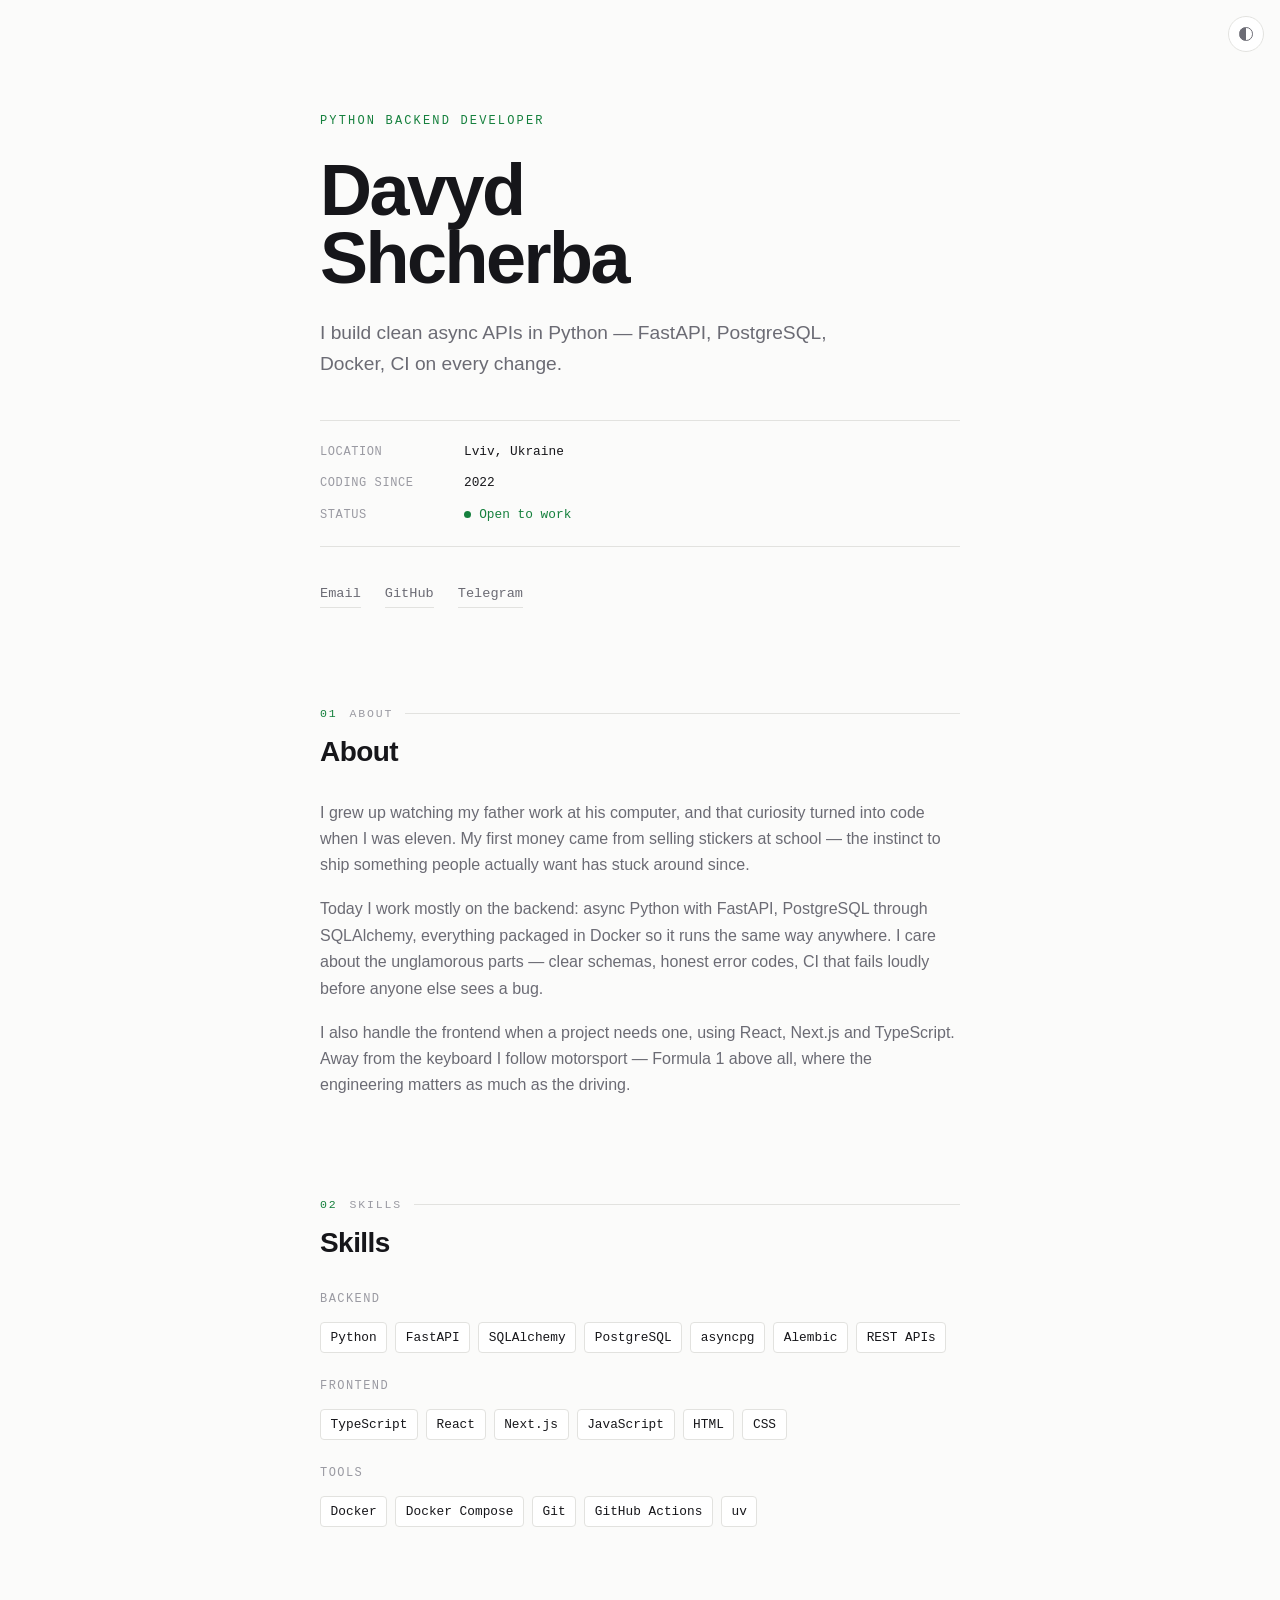
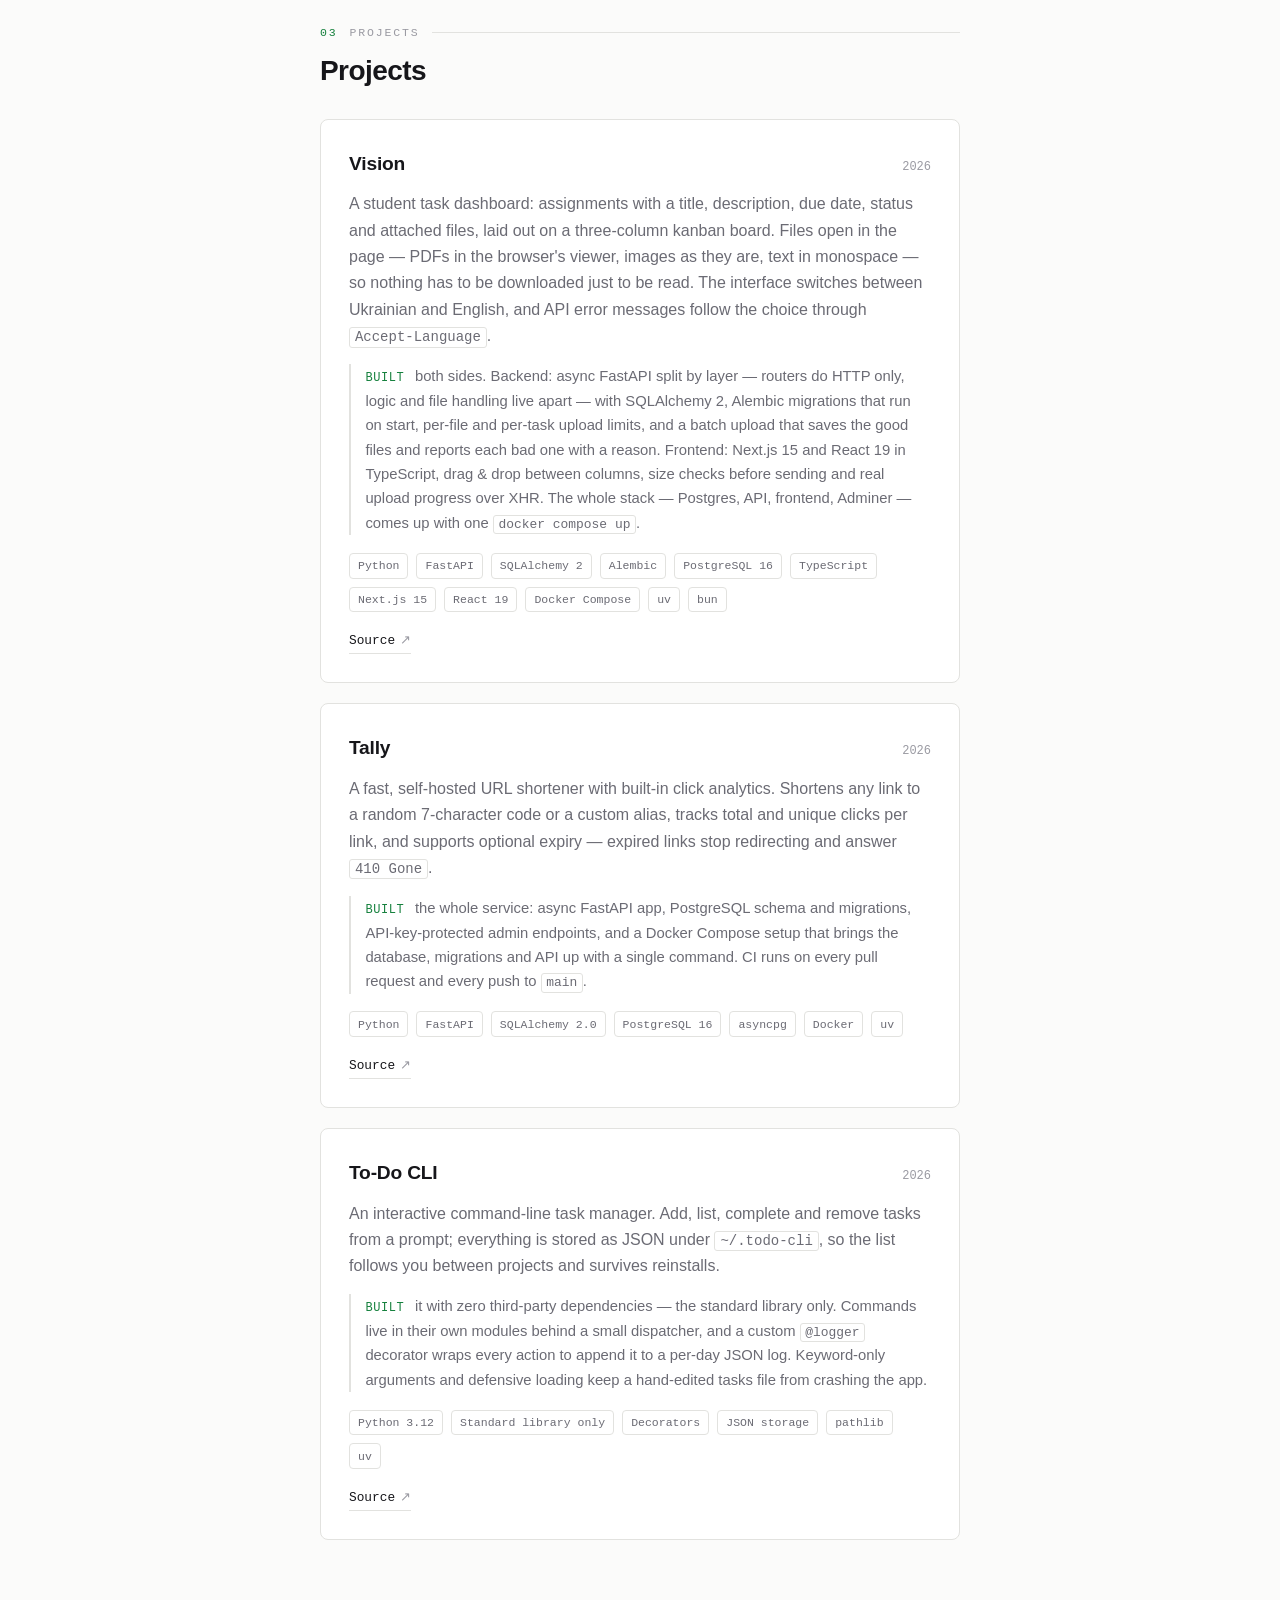
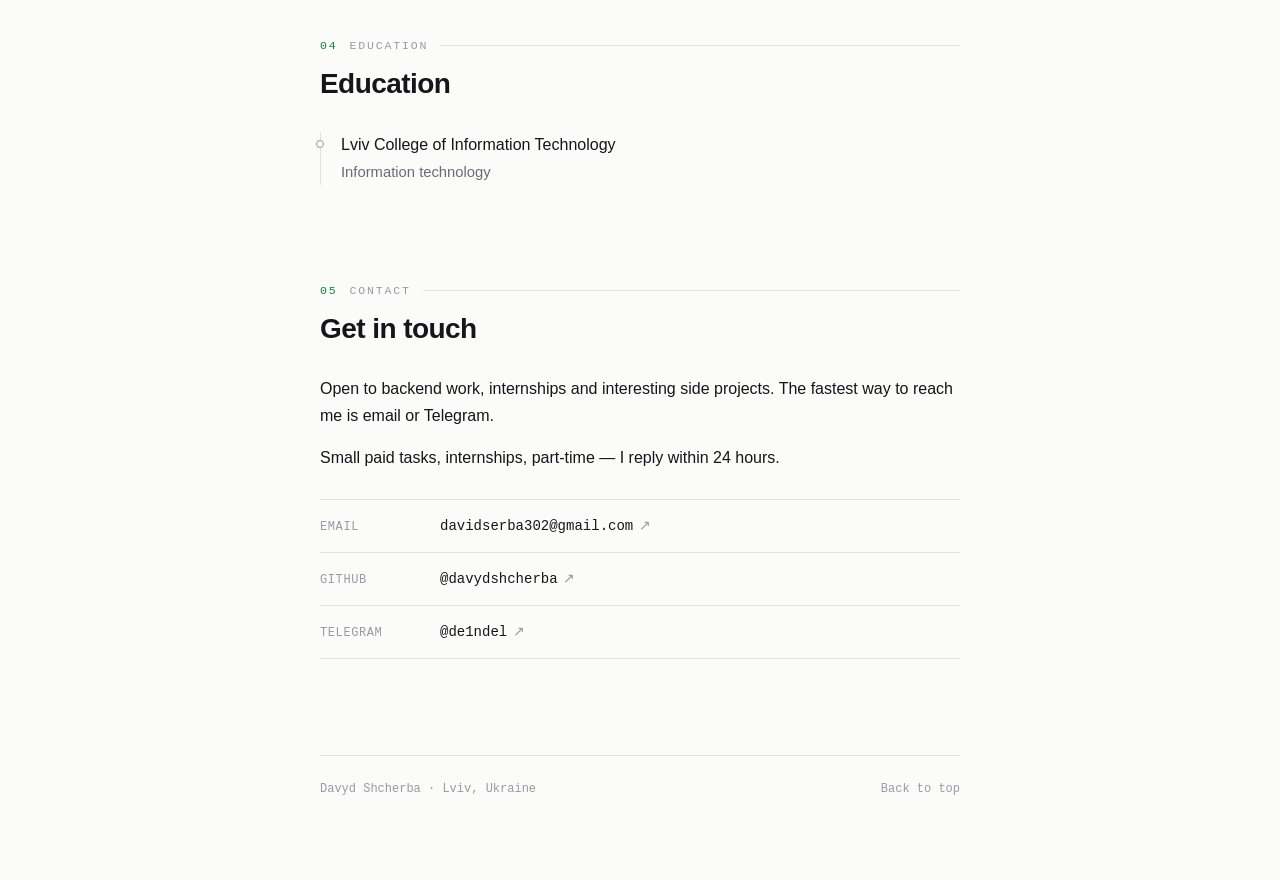
<file: index.html>
<!doctype html>
<html lang="en">
<head>
<meta charset="utf-8">
<meta name="viewport" content="width=device-width, initial-scale=1">
<title>Davyd Shcherba — Python Backend Developer</title>
<meta name="description" content="Davyd Shcherba — backend developer from Lviv, Ukraine. Python, FastAPI, PostgreSQL, Docker.">
<meta name="author" content="Davyd Shcherba">

<meta property="og:type" content="website">
<meta property="og:title" content="Davyd Shcherba — Python Backend Developer">
<meta property="og:description" content="Backend developer from Lviv, Ukraine. Python, FastAPI, PostgreSQL, Docker.">
<meta name="twitter:card" content="summary_large_image">
<meta property="og:url" content="https://davydshcherba.github.io/Portfolio/">
<meta property="og:image" content="https://davydshcherba.github.io/Portfolio/assets/img/og.png">
<meta property="og:image:width" content="1200">
<meta property="og:image:height" content="630">
<meta property="og:image:alt" content="Davyd Shcherba — Python Backend Developer">
<meta name="twitter:image" content="https://davydshcherba.github.io/Portfolio/assets/img/og.png">

<link rel="icon" href="data:image/svg+xml,<svg xmlns='http://www.w3.org/2000/svg' viewBox='0 0 100 100'><text y='.9em' font-size='90' font-family='monospace'>&#123;&#125;</text></svg>">
<link rel="stylesheet" href="css/style.css">

<noscript><style>.reveal{opacity:1;transform:none}.theme-toggle{display:none}</style></noscript>

<script>
/* Set the theme before first paint so there is no flash of the wrong colours. */
(function () {
  try {
    var stored = localStorage.getItem('theme');
    var light = stored ? stored === 'light'
                       : window.matchMedia('(prefers-color-scheme: light)').matches;
    document.documentElement.setAttribute('data-theme', light ? 'light' : 'dark');
  } catch (e) {
    document.documentElement.setAttribute('data-theme', 'dark');
  }
})();
</script>
</head>
<body>

<a class="skip-link" href="#main">Skip to content</a>

<button id="theme-toggle" class="theme-toggle" type="button" aria-label="Switch colour theme">
  <span class="theme-toggle__icon" aria-hidden="true"></span>
</button>

<div class="wrap">

  <header class="hero" id="top">
    <p class="hero__role">Python Backend Developer</p>
    <h1 class="hero__name">Davyd<br>Shcherba</h1>
    <p class="hero__tagline">I build clean async APIs in Python — FastAPI, PostgreSQL, Docker, CI on every change.</p>

    <ul class="hero__meta">
      <li><span class="key">location</span><span class="val">Lviv, Ukraine</span></li>
      <li><span class="key">coding since</span><span class="val">2022</span></li>
      <li><span class="key">status</span><span class="val status"><i class="dot" aria-hidden="true"></i>Open to work</span></li>
    </ul>

    <nav class="hero__links" aria-label="Primary">
      <a href="mailto:davidserba302@gmail.com">Email</a>
      <a href="https://github.com/davydshcherba" target="_blank" rel="noopener">GitHub</a>
      <a href="https://t.me/de1ndel" target="_blank" rel="noopener">Telegram</a>
    </nav>
  </header>

  <main id="main">

    <section class="section reveal" id="about" aria-labelledby="about-h">
      <p class="section__label"><span>01</span> About</p>
      <h2 class="section__title" id="about-h">About</h2>
      <div class="prose">
        <p>I grew up watching my father work at his computer, and that curiosity turned into code when I was eleven. My first money came from selling stickers at school — the instinct to ship something people actually want has stuck around since.</p>
        <p>Today I work mostly on the backend: async Python with FastAPI, PostgreSQL through SQLAlchemy, everything packaged in Docker so it runs the same way anywhere. I care about the unglamorous parts — clear schemas, honest error codes, CI that fails loudly before anyone else sees a bug.</p>
        <p>I also handle the frontend when a project needs one, using React, Next.js and TypeScript. Away from the keyboard I follow motorsport — Formula 1 above all, where the engineering matters as much as the driving.</p>
      </div>
    </section>

    <section class="section reveal" id="skills" aria-labelledby="skills-h">
      <p class="section__label"><span>02</span> Skills</p>
      <h2 class="section__title" id="skills-h">Skills</h2>

      <div class="skills">
        <div class="skills__group">
          <h3>Backend</h3>
          <ul class="tags">
            <li>Python</li><li>FastAPI</li><li>SQLAlchemy</li><li>PostgreSQL</li><li>asyncpg</li><li>Alembic</li><li>REST APIs</li>
          </ul>
        </div>
        <div class="skills__group">
          <h3>Frontend</h3>
          <ul class="tags">
            <li>TypeScript</li><li>React</li><li>Next.js</li><li>JavaScript</li><li>HTML</li><li>CSS</li>
          </ul>
        </div>
        <div class="skills__group">
          <h3>Tools</h3>
          <ul class="tags">
            <li>Docker</li><li>Docker Compose</li><li>Git</li><li>GitHub Actions</li><li>uv</li>
          </ul>
        </div>
      </div>
    </section>

    <section class="section reveal" id="projects" aria-labelledby="projects-h">
      <p class="section__label"><span>03</span> Projects</p>
      <h2 class="section__title" id="projects-h">Projects</h2>

      <article class="project">
        <header class="project__head">
          <h3 class="project__name">Vision</h3>
          <span class="project__year">2026</span>
        </header>
        <p class="project__desc">A student task dashboard: assignments with a title, description, due date, status and attached files, laid out on a three-column kanban board. Files open in the page &mdash; PDFs in the browser's viewer, images as they are, text in monospace &mdash; so nothing has to be downloaded just to be read. The interface switches between Ukrainian and English, and API error messages follow the choice through <code>Accept-Language</code>.</p>
        <p class="project__role"><span class="key">Built</span> both sides. Backend: async FastAPI split by layer &mdash; routers do HTTP only, logic and file handling live apart &mdash; with SQLAlchemy 2, Alembic migrations that run on start, per-file and per-task upload limits, and a batch upload that saves the good files and reports each bad one with a reason. Frontend: Next.js 15 and React 19 in TypeScript, drag &amp; drop between columns, size checks before sending and real upload progress over XHR. The whole stack &mdash; Postgres, API, frontend, Adminer &mdash; comes up with one <code>docker compose up</code>.</p>
        <ul class="tags tags--sm">
          <li>Python</li><li>FastAPI</li><li>SQLAlchemy 2</li><li>Alembic</li><li>PostgreSQL 16</li><li>TypeScript</li><li>Next.js 15</li><li>React 19</li><li>Docker Compose</li><li>uv</li><li>bun</li>
        </ul>
        <p class="project__links">
          <a href="https://github.com/davydshcherba/Vision" target="_blank" rel="noopener">Source<span aria-hidden="true">&#8599;</span></a>
        </p>
      </article>

      <article class="project">
        <header class="project__head">
          <h3 class="project__name">Tally</h3>
          <span class="project__year">2026</span>
        </header>
        <p class="project__desc">A fast, self-hosted URL shortener with built-in click analytics. Shortens any link to a random 7-character code or a custom alias, tracks total and unique clicks per link, and supports optional expiry — expired links stop redirecting and answer <code>410 Gone</code>.</p>
        <p class="project__role"><span class="key">Built</span> the whole service: async FastAPI app, PostgreSQL schema and migrations, API-key-protected admin endpoints, and a Docker Compose setup that brings the database, migrations and API up with a single command. CI runs on every pull request and every push to <code>main</code>.</p>
        <ul class="tags tags--sm">
          <li>Python</li><li>FastAPI</li><li>SQLAlchemy 2.0</li><li>PostgreSQL 16</li><li>asyncpg</li><li>Docker</li><li>uv</li>
        </ul>
        <p class="project__links">
          <a href="https://github.com/davydshcherba/Tally" target="_blank" rel="noopener">Source<span aria-hidden="true">&#8599;</span></a>
        </p>
      </article>

      <article class="project">
        <header class="project__head">
          <h3 class="project__name">To-Do CLI</h3>
          <span class="project__year">2026</span>
        </header>
        <p class="project__desc">An interactive command-line task manager. Add, list, complete and remove tasks from a prompt; everything is stored as JSON under <code>~/.todo-cli</code>, so the list follows you between projects and survives reinstalls.</p>
        <p class="project__role"><span class="key">Built</span> it with zero third-party dependencies &mdash; the standard library only. Commands live in their own modules behind a small dispatcher, and a custom <code>@logger</code> decorator wraps every action to append it to a per-day JSON log. Keyword-only arguments and defensive loading keep a hand-edited tasks file from crashing the app.</p>
        <ul class="tags tags--sm">
          <li>Python 3.12</li><li>Standard library only</li><li>Decorators</li><li>JSON storage</li><li>pathlib</li><li>uv</li>
        </ul>
        <p class="project__links">
          <a href="https://github.com/davydshcherba/To-Do-CLI" target="_blank" rel="noopener">Source<span aria-hidden="true">&#8599;</span></a>
        </p>
      </article>

    </section>

    <section class="section reveal" id="education" aria-labelledby="education-h">
      <p class="section__label"><span>04</span> Education</p>
      <h2 class="section__title" id="education-h">Education</h2>

      <ol class="timeline">
        <li class="timeline__item">
          <p class="timeline__where">Lviv College of Information Technology</p>
          <p class="timeline__what">Information technology</p>
        </li>
      </ol>
    </section>

    <section class="section reveal" id="contact" aria-labelledby="contact-h">
      <p class="section__label"><span>05</span> Contact</p>
      <h2 class="section__title" id="contact-h">Get in touch</h2>
      <p class="prose">Open to backend work, internships and interesting side projects. The fastest way to reach me is email or Telegram.</p>
      <p class="prose">Small paid tasks, internships, part-time &mdash; I reply within 24 hours.</p>

      <ul class="contacts">
        <li>
          <span class="key">Email</span>
          <a href="mailto:davidserba302@gmail.com">davidserba302@gmail.com<span aria-hidden="true">&#8599;</span></a>
        </li>
        <li>
          <span class="key">GitHub</span>
          <a href="https://github.com/davydshcherba" target="_blank" rel="noopener">@davydshcherba<span aria-hidden="true">&#8599;</span></a>
        </li>
        <li>
          <span class="key">Telegram</span>
          <a href="https://t.me/de1ndel" target="_blank" rel="noopener">@de1ndel<span aria-hidden="true">&#8599;</span></a>
        </li>
      </ul>
    </section>

  </main>

  <footer class="footer">
    <p>Davyd Shcherba &middot; Lviv, Ukraine</p>
    <a href="#top" class="footer__top">Back to top</a>
  </footer>

</div>

<script src="js/main.js"></script>
</body>
</html>
</file>
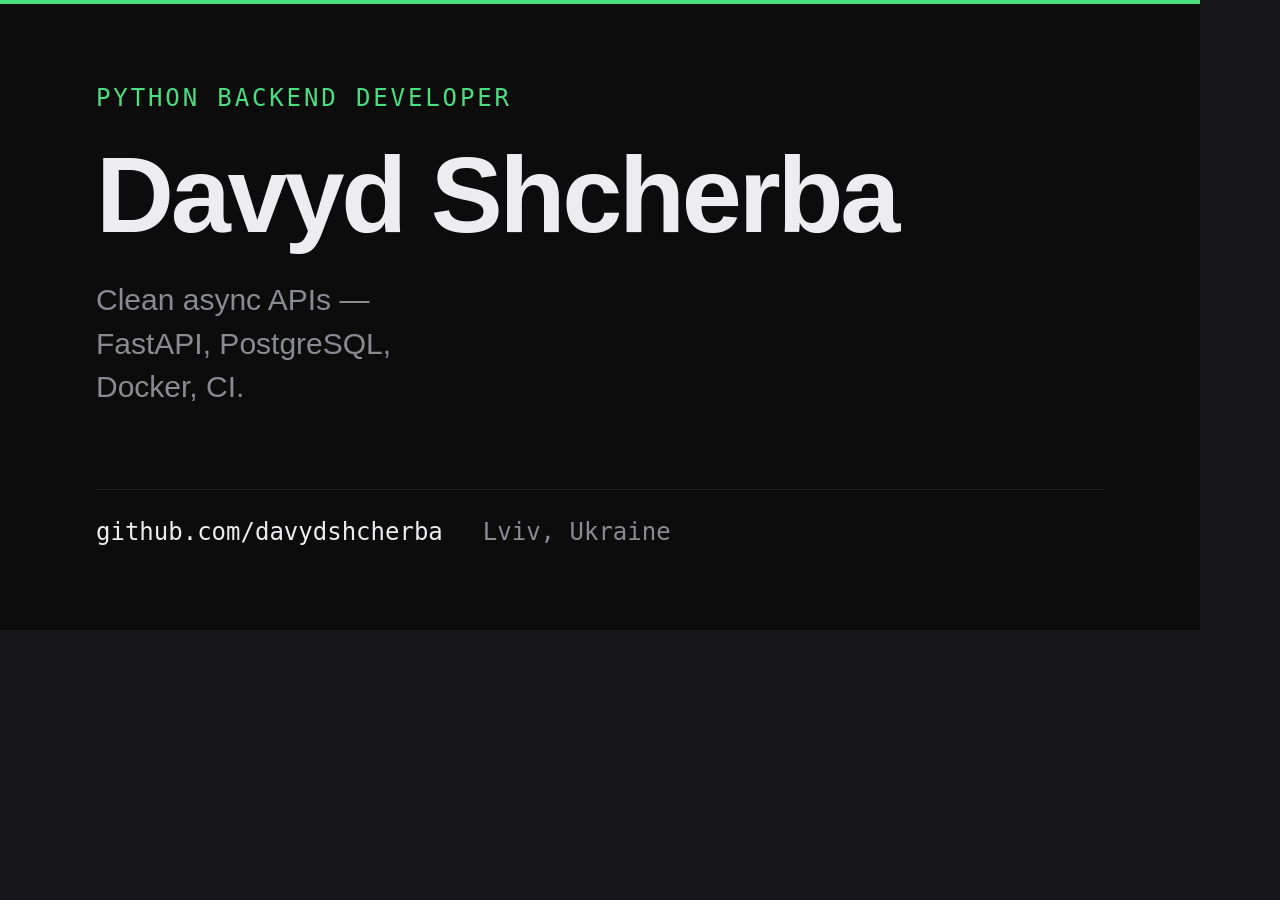
<file: assets/og-card.html>
<!doctype html>
<html lang="en">
<head>
<meta charset="utf-8">
<title>og:image card — 1200×630</title>
<!--
  Source for assets/img/og.png, the social preview card.
  Open this file, screenshot the 1200x630 box, save it as assets/img/og.png.
  Headless Chrome does it in one line:
    chrome --headless --screenshot=assets/img/og.png --window-size=1200,630 assets/og-card.html
-->
<style>
  :root {
    --bg:        #0c0c0d;
    --bg-raised: #121214;
    --line:      #232327;
    --text:      #ededef;
    --muted:     #8a8a93;
    --accent:    #4ade80;
    --mono: ui-monospace, SFMono-Regular, "SF Mono", Menlo, Consolas, monospace;
    --sans: -apple-system, BlinkMacSystemFont, "Segoe UI", Inter, Roboto, Helvetica, Arial, sans-serif;
  }
  * { box-sizing: border-box; }
  html, body { margin: 0; background: #17171a; }
  .card {
    width: 1200px;
    height: 630px;
    background: var(--bg);
    color: var(--text);
    font-family: var(--sans);
    padding: 84px 96px;
    display: flex;
    flex-direction: column;
    justify-content: space-between;
    position: relative;
    overflow: hidden;
  }
  .card::after {
    content: "";
    position: absolute;
    inset: 0 0 auto 0;
    height: 4px;
    background: var(--accent);
  }
  .role {
    font-family: var(--mono);
    font-size: 24px;
    letter-spacing: 0.12em;
    text-transform: uppercase;
    color: var(--accent);
    margin: 0;
  }
  .name {
    font-size: 108px;
    line-height: 1.02;
    letter-spacing: -0.03em;
    font-weight: 600;
    margin: 28px 0 0;
  }
  .tagline {
    font-size: 30px;
    line-height: 1.45;
    color: var(--muted);
    margin: 28px 0 0;
    max-width: 22ch;
  }
  .meta {
    display: flex;
    gap: 40px;
    align-items: center;
    font-family: var(--mono);
    font-size: 24px;
    color: var(--muted);
    border-top: 1px solid var(--line);
    padding-top: 28px;
    margin: 0;
  }
  .meta b { color: var(--text); font-weight: 500; }
</style>
</head>
<body>
  <div class="card">
    <div>
      <p class="role">Python Backend Developer</p>
      <h1 class="name">Davyd Shcherba</h1>
      <p class="tagline">Clean async APIs — FastAPI, PostgreSQL, Docker, CI.</p>
    </div>
    <p class="meta">
      <span><b>github.com/davydshcherba</b></span>
      <span>Lviv, Ukraine</span>
    </p>
  </div>
</body>
</html>
</file>
<file: css/style.css>
/* ==========================================================================
   Davyd Shcherba — portfolio
   Single column, monospace accents, dark by default.
   ========================================================================== */

:root {
  --bg:        #0c0c0d;
  --bg-raised: #121214;
  --line:      #232327;
  --text:      #ededef;
  --muted:     #8a8a93;
  --faint:     #5c5c64;
  --accent:    #4ade80;

  --mono: ui-monospace, SFMono-Regular, "SF Mono", Menlo, Consolas, "Liberation Mono", monospace;
  --sans: -apple-system, BlinkMacSystemFont, "Segoe UI", Inter, Roboto, Helvetica, Arial, sans-serif;

  --measure: 44rem;
  --gap: clamp(3.5rem, 9vw, 6rem);
}

:root[data-theme="light"] {
  --bg:        #fbfbfa;
  --bg-raised: #ffffff;
  --line:      #e2e2df;
  --text:      #16161a;
  --muted:     #6b6b74;
  --faint:     #9a9aa2;
  --accent:    #15803d;
}

*, *::before, *::after { box-sizing: border-box; }

html { -webkit-text-size-adjust: 100%; scroll-behavior: smooth; }

body {
  margin: 0;
  background: var(--bg);
  color: var(--text);
  font-family: var(--sans);
  font-size: 16px;
  line-height: 1.65;
  -webkit-font-smoothing: antialiased;
  text-rendering: optimizeLegibility;
}

a { color: inherit; }

code {
  font-family: var(--mono);
  font-size: 0.875em;
  background: var(--bg-raised);
  border: 1px solid var(--line);
  border-radius: 3px;
  padding: 0.1em 0.35em;
}

:focus-visible {
  outline: 2px solid var(--accent);
  outline-offset: 3px;
  border-radius: 2px;
}

.skip-link {
  position: absolute;
  left: -9999px;
  top: 0;
  background: var(--accent);
  color: var(--bg);
  padding: 0.6rem 1rem;
  font-family: var(--mono);
  font-size: 0.8rem;
  z-index: 10;
}
.skip-link:focus { left: 0; }

/* --- shell ---------------------------------------------------------------- */

.wrap {
  max-width: var(--measure);
  margin: 0 auto;
  padding: clamp(3.5rem, 11vw, 7rem) 1rem clamp(3rem, 8vw, 5rem);
}

/* --- theme toggle --------------------------------------------------------- */

.theme-toggle {
  position: fixed;
  top: 1rem;
  right: 1rem;
  z-index: 9;
  width: 2.25rem;
  height: 2.25rem;
  display: grid;
  place-items: center;
  background: var(--bg-raised);
  border: 1px solid var(--line);
  border-radius: 50%;
  cursor: pointer;
  color: var(--muted);
  transition: color .18s ease, border-color .18s ease;
}
.theme-toggle:hover { color: var(--text); border-color: var(--faint); }

.theme-toggle__icon {
  width: 0.85rem;
  height: 0.85rem;
  border-radius: 50%;
  border: 1.5px solid currentColor;
  background: linear-gradient(to right, currentColor 50%, transparent 50%);
}

/* --- hero ----------------------------------------------------------------- */

.hero__role {
  margin: 0 0 1.5rem;
  font-family: var(--mono);
  font-size: 0.75rem;
  letter-spacing: 0.18em;
  text-transform: uppercase;
  color: var(--accent);
}

.hero__name {
  margin: 0 0 1.5rem;
  font-size: clamp(2.75rem, 12vw, 4.5rem);
  line-height: 0.95;
  font-weight: 600;
  letter-spacing: -0.035em;
}

.hero__tagline {
  margin: 0 0 2.5rem;
  font-size: clamp(1.05rem, 3.2vw, 1.2rem);
  color: var(--muted);
  max-width: 34rem;
}

.hero__meta {
  list-style: none;
  margin: 0 0 2.25rem;
  padding: 1.25rem 0;
  border-top: 1px solid var(--line);
  border-bottom: 1px solid var(--line);
  display: grid;
  gap: 0.6rem;
  font-family: var(--mono);
  font-size: 0.8rem;
}
.hero__meta li {
  display: grid;
  grid-template-columns: 8.5rem 1fr;
  gap: 0.5rem;
  align-items: baseline;
}

.key {
  color: var(--faint);
  font-family: var(--mono);
  font-size: 0.75rem;
  letter-spacing: 0.05em;
  text-transform: uppercase;
}
.val { color: var(--text); }

.status { display: inline-flex; align-items: center; gap: 0.5rem; color: var(--accent); }

.dot {
  width: 0.45rem;
  height: 0.45rem;
  border-radius: 50%;
  background: var(--accent);
  box-shadow: 0 0 0 0 color-mix(in srgb, var(--accent) 60%, transparent);
  animation: pulse 2.4s ease-out infinite;
}
@keyframes pulse {
  0%   { box-shadow: 0 0 0 0   color-mix(in srgb, var(--accent) 55%, transparent); }
  70%  { box-shadow: 0 0 0 6px color-mix(in srgb, var(--accent) 0%,  transparent); }
  100% { box-shadow: 0 0 0 0   color-mix(in srgb, var(--accent) 0%,  transparent); }
}

.hero__links {
  display: flex;
  flex-wrap: wrap;
  gap: 1.5rem;
  font-family: var(--mono);
  font-size: 0.85rem;
}
.hero__links a {
  text-decoration: none;
  color: var(--muted);
  padding-bottom: 2px;
  border-bottom: 1px solid var(--line);
  transition: color .18s ease, border-color .18s ease;
}
.hero__links a:hover { color: var(--text); border-color: var(--accent); }

/* --- sections ------------------------------------------------------------- */

.section { margin-top: var(--gap); }

.section__label {
  margin: 0 0 0.4rem;
  font-family: var(--mono);
  font-size: 0.72rem;
  letter-spacing: 0.16em;
  text-transform: uppercase;
  color: var(--faint);
  display: flex;
  align-items: center;
  gap: 0.75rem;
}
.section__label span { color: var(--accent); }
.section__label::after {
  content: "";
  flex: 1;
  height: 1px;
  background: var(--line);
}

.section__title {
  margin: 0 0 1.5rem;
  font-size: clamp(1.4rem, 4.5vw, 1.75rem);
  font-weight: 600;
  letter-spacing: -0.02em;
}

.prose p { margin: 0 0 1.1rem; color: var(--muted); }
.prose p:last-child { margin-bottom: 0; }

/* --- skills --------------------------------------------------------------- */

.skills { display: grid; gap: 1.75rem; }

.skills__group h3 {
  margin: 0 0 0.75rem;
  font-family: var(--mono);
  font-size: 0.75rem;
  letter-spacing: 0.12em;
  text-transform: uppercase;
  color: var(--faint);
  font-weight: 500;
}

.tags {
  list-style: none;
  margin: 0;
  padding: 0;
  display: flex;
  flex-wrap: wrap;
  gap: 0.5rem;
}
.tags li {
  font-family: var(--mono);
  font-size: 0.8rem;
  padding: 0.25rem 0.6rem;
  border: 1px solid var(--line);
  border-radius: 4px;
  background: var(--bg-raised);
  color: var(--text);
}
.tags--sm li { font-size: 0.72rem; padding: 0.15rem 0.5rem; color: var(--muted); }

/* --- projects ------------------------------------------------------------- */

.project {
  border: 1px solid var(--line);
  border-radius: 8px;
  background: var(--bg-raised);
  padding: 1.5rem;
  transition: border-color .2s ease;
}
.project + .project { margin-top: 1.25rem; }
.project:hover { border-color: var(--faint); }

.project__head {
  display: flex;
  align-items: baseline;
  justify-content: space-between;
  gap: 1rem;
  margin-bottom: 0.75rem;
}

.project__name {
  margin: 0;
  font-size: 1.2rem;
  font-weight: 600;
  letter-spacing: -0.01em;
}

.project__year {
  font-family: var(--mono);
  font-size: 0.75rem;
  color: var(--faint);
}

.project__desc { margin: 0 0 0.9rem; color: var(--muted); }

.project__role {
  margin: 0 0 1.1rem;
  color: var(--muted);
  font-size: 0.925rem;
  padding-left: 0.9rem;
  border-left: 2px solid var(--line);
}
.project__role .key { margin-right: 0.4rem; color: var(--accent); }

.project__links { margin: 1.1rem 0 0; display: flex; gap: 1.25rem; }
.project__links a {
  font-family: var(--mono);
  font-size: 0.8rem;
  text-decoration: none;
  color: var(--text);
  border-bottom: 1px solid var(--line);
  padding-bottom: 2px;
  transition: border-color .18s ease, color .18s ease;
}
.project__links a span { margin-left: 0.3rem; color: var(--faint); }
.project__links a:hover { border-color: var(--accent); }
.project__links a:hover span { color: var(--accent); }

/* --- timeline ------------------------------------------------------------- */

.timeline { list-style: none; margin: 0; padding: 0; }

.timeline__item {
  padding: 0 0 1.25rem 1.25rem;
  border-left: 1px solid var(--line);
  position: relative;
}
.timeline__item:last-child { padding-bottom: 0; }
.timeline__item::before {
  content: "";
  position: absolute;
  left: -0.3rem;
  top: 0.55rem;
  width: 0.5rem;
  height: 0.5rem;
  border-radius: 50%;
  background: var(--bg);
  border: 1px solid var(--faint);
}

.timeline__where { margin: 0; font-weight: 500; }
.timeline__what  { margin: 0.15rem 0 0; color: var(--muted); font-size: 0.925rem; }

/* --- contacts ------------------------------------------------------------- */

.contacts {
  list-style: none;
  margin: 1.75rem 0 0;
  padding: 0;
  border-top: 1px solid var(--line);
}
.contacts li {
  display: grid;
  grid-template-columns: 7rem 1fr;
  gap: 0.5rem;
  align-items: baseline;
  padding: 0.9rem 0;
  border-bottom: 1px solid var(--line);
}
.contacts a {
  font-family: var(--mono);
  font-size: 0.875rem;
  text-decoration: none;
  color: var(--text);
  transition: color .18s ease;
  overflow-wrap: anywhere;
}
.contacts a span { margin-left: 0.35rem; color: var(--faint); }
.contacts a:hover { color: var(--accent); }

/* --- footer --------------------------------------------------------------- */

.footer {
  margin-top: var(--gap);
  padding-top: 1.5rem;
  border-top: 1px solid var(--line);
  display: flex;
  justify-content: space-between;
  align-items: center;
  gap: 1rem;
  flex-wrap: wrap;
  font-family: var(--mono);
  font-size: 0.75rem;
  color: var(--faint);
}
.footer p { margin: 0; }
.footer__top { text-decoration: none; transition: color .18s ease; }
.footer__top:hover { color: var(--text); }

/* --- reveal on scroll ----------------------------------------------------- */

.reveal {
  opacity: 0;
  transform: translateY(12px);
  transition: opacity .55s ease, transform .55s ease;
}
.reveal.is-visible { opacity: 1; transform: none; }

/* --- responsive ----------------------------------------------------------- */

@media (min-width: 40rem) {
  .wrap { padding-left: 2rem; padding-right: 2rem; }
  .skills { grid-template-columns: 1fr; gap: 1.5rem; }
  .project { padding: 1.75rem; }
}

@media (max-width: 30rem) {
  .hero__meta li,
  .contacts li { grid-template-columns: 1fr; gap: 0.15rem; }
  .project__head { flex-direction: column; gap: 0.25rem; }
}

@media (prefers-reduced-motion: reduce) {
  html { scroll-behavior: auto; }
  *, *::before, *::after {
    animation-duration: .01ms !important;
    animation-iteration-count: 1 !important;
    transition-duration: .01ms !important;
  }
  .reveal { opacity: 1; transform: none; }
}

@media print {
  .theme-toggle, .skip-link, .footer__top { display: none; }
  body { background: #fff; color: #000; }
  .reveal { opacity: 1; transform: none; }
}
</file>
